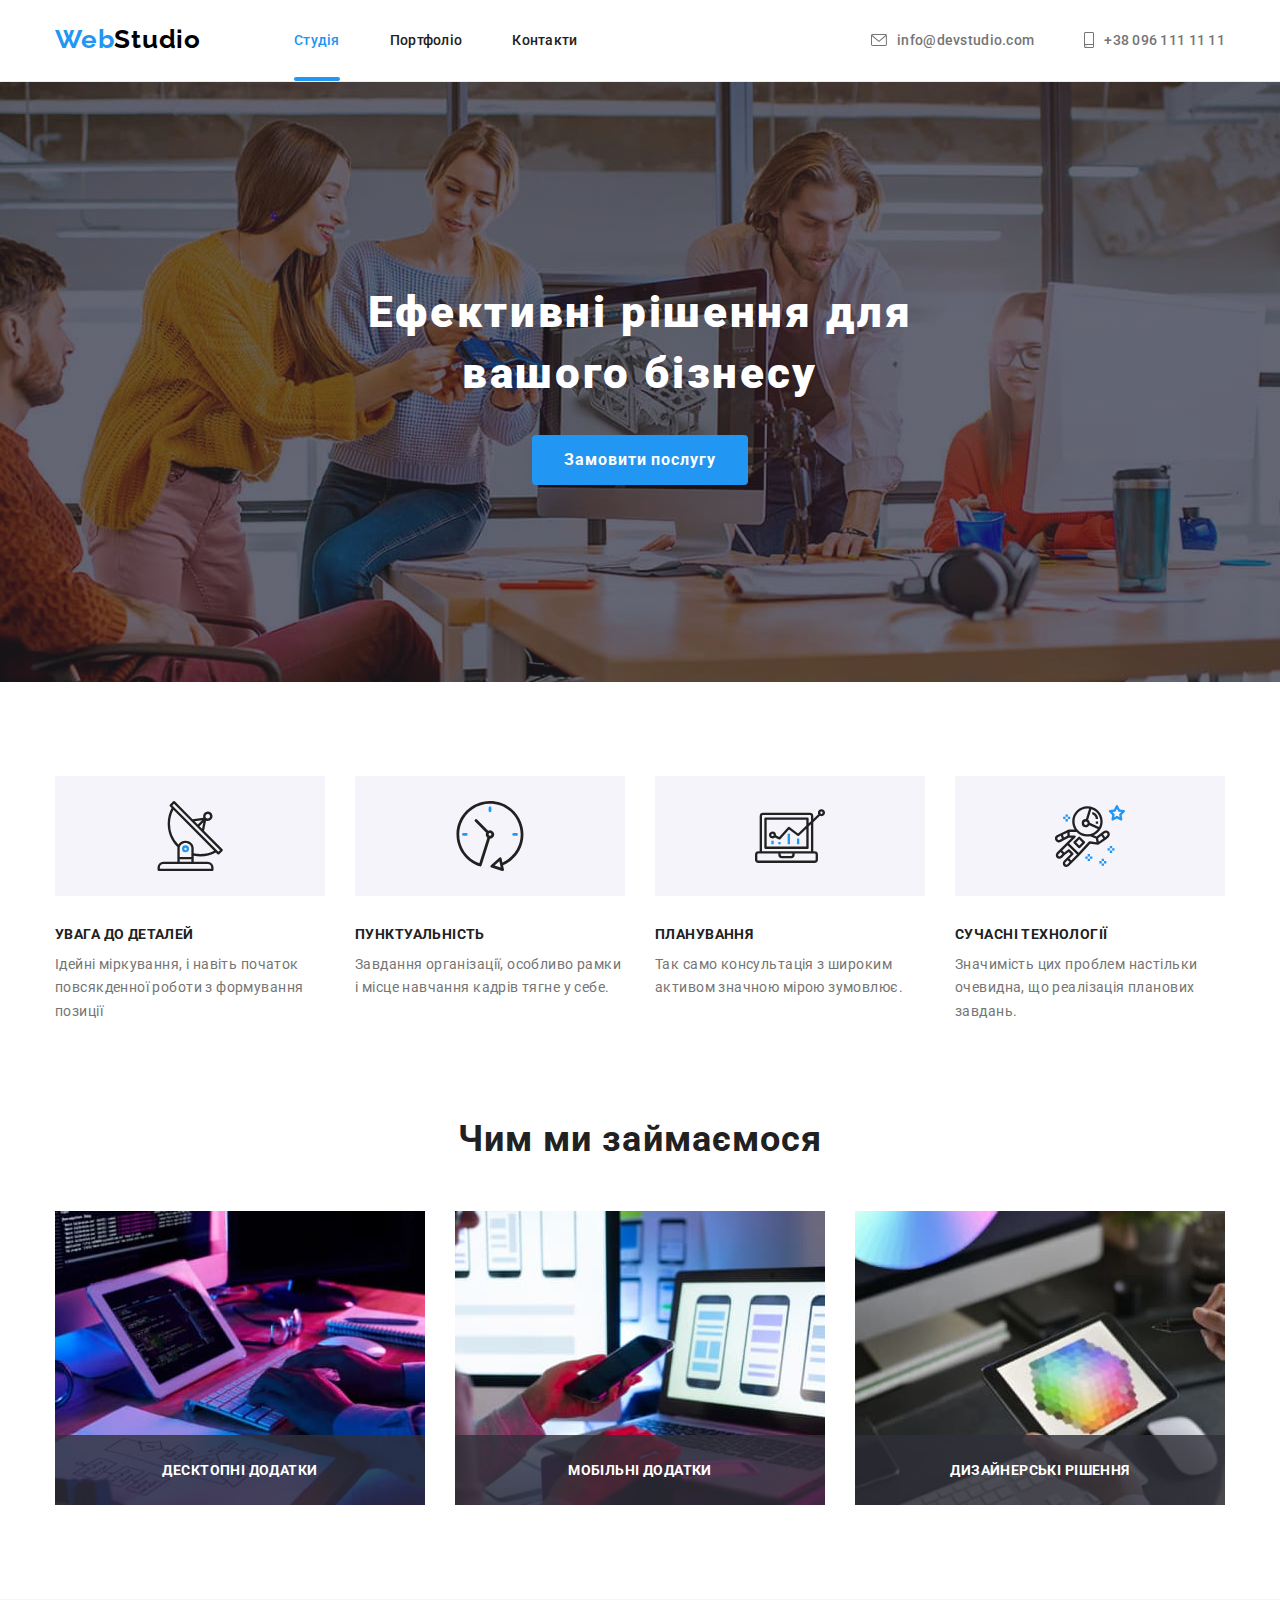
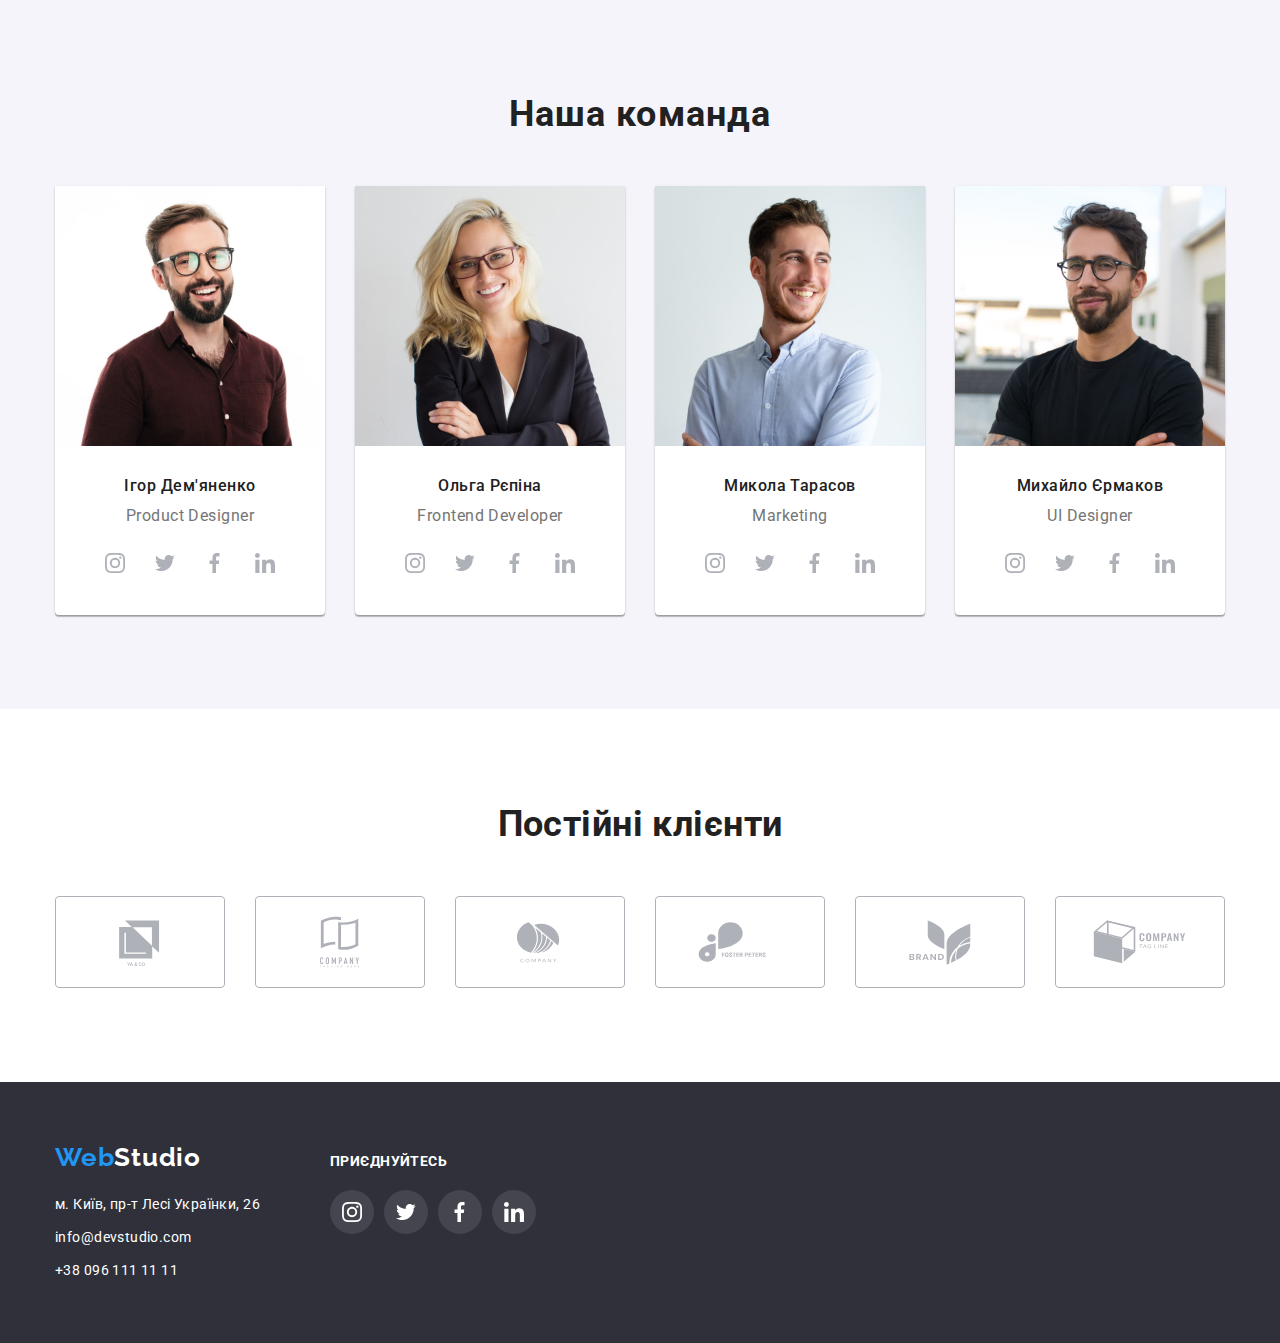
<file: index.html>
<!DOCTYPE html>
<html lang="uk">
  <head>
    <meta charset="UTF-8" />
    <meta http-equiv="X-UA-Compatible" content="IE=edge" />

    <meta name="viewport" content="width=device-width, initial-scale=1.0" />
    
    <link
      rel="stylesheet"
      href="https://fonts.googleapis.com/css2?family=Raleway:wght@700&family=Roboto:wght@400;500;700;900&display=swap"
    />
    <link rel="stylesheet" href="https://cdnjs.cloudflare.com/ajax/libs/modern-normalize/1.1.0/modern-normalize.min.css">
    <link rel="stylesheet" href="./styles/styles.css" />
    <title>Document</title>
  </head>

  <body class="studio-main">
<!-- HEADER -->


    <header class="page-header">
      <div class="container">
        <div class="flex-header">
          <a href="" class="logo link">
        <span class="web-logo">Web</span>Studio</a
           >
          <nav >
          

          <ul class="site-nav list site-nav-flex">
            <li class="site-nav-item">
              <a href="./index.html" class="link current">Студія</a>
            </li>

            <li class="site-nav-item">
              <a href="./portfolio.html" class="link ">Портфоліо</a>
            </li>

            <li class="site-nav-item">
              <a href="" class="link">Контакти</a>
            </li>
          </ul>
        </nav>

        <ul class="contact list contact-flex">
          <li class="contact-item">
            <a href="mailto:info@devstudio.com" class="contact-link link"
              >  <svg class="envelope" width="16" height="12"><use href="./images/images-studio/sprite.svg#icon-envelope">
              </use></svg>  info@devstudio.com</a
            >
          </li>



          <li class="contact-item ">
            <a href="tel:380961111111" class="contact-link link">
              <svg class="smartphone" width="10" height="16"><use href="./images/images-studio/sprite.svg#icon-smartphone">
              </use></svg>
               
              +38 096 111 11 11</a>
          </li>
        </ul>
      </div>
      </div>
     
      
    </header>


<!-- HERO SECTION -->


    <main>

      <section class="hero">
        <div class="hero-flex container">
          <h1 class="hero-title">Ефективні рішення для <br> вашого бізнесу</h1>

          <button type="button" class="hero-button" data-modal-open>Замовити послугу</button>
        </div>
          
       
        
      </section>


<!-- FEATURES -->

      <section class="features section">
        <div class="container">
          <h2 class="visually-hidden">Чому ми?</h2>

          <ul class=" features-list list">
            <li class="features-item">
              <div class="features-icon antenna">
                <svg class="antenna">
                  <use href="./images/images-studio/sprite.svg#icon-antenna"></use>
                </svg>
              </div>
              
              <h3 class="features-title">УВАГА ДО ДЕТАЛЕЙ</h3>
  
              <p class="features-text">
                Ідейні міркування, і навіть початок повсякденної роботи з
                формування позиції
              </p>
            </li>
  
            <li class="features-item">
              <div class="features-icon clock">
                <svg class="clock">
                  <use href="./images/images-studio/sprite.svg#icon-clock"></use>
                </svg>
              </div>
              <h3 class="features-title">ПУНКТУАЛЬНІСТЬ</h3>
  
              <p class="features-text">
                Завдання організації, особливо рамки і місце навчання кадрів тягне
                у себе.
              </p>
            </li>
  
            <li class="features-item">
              <div class="features-icon computer">
                <svg class="computer">
                  <use href="./images/images-studio/sprite.svg#icon-computer"></use>
                </svg>
              </div>
              <h3 class="features-title">ПЛАНУВАННЯ</h3>
  
              <p class="features-text">
                Так само консультація з широким активом значною мірою зумовлює.
              </p>
            </li>
  
            <li class="features-item">
              <div class="features-icon astronaut">
                <svg class="astronaut">
                  <use href="./images/images-studio/sprite.svg#icon-astronaut"></use>
                </svg>
              </div>
              <h3 class="features-title">СУЧАСНІ ТЕХНОЛОГІЇ</h3>
  
              <p class="features-text">
                Значимість цих проблем настільки очевидна, що реалізація планових
                завдань.
              </p>
            </li>
          </ul>
        </div>
       
      </section>

      <!-- WORK -->

      <section class="work section">
        <div class="container">
          <h2 class="work-title">Чим ми займаємося</h2>

        <ul class="work-list list">
          <li class="work-item">
            <div class="item-position">
              <img
              src="./images/images-studio/box1.jpg"
              alt="Людина, що працює на планшеті"
              width="370"
            />
           <span class="work-desc">Десктопні додатки</span>
            </div>
            
          </li>

          <li class="work-item">
            <div class="item-position">
              <img
              src="./images/images-studio/box2.jpg"
              alt="Людина, яка тримає телефон перед ноутбуком"
              width="370"
            />
            <span class="work-desc">Мобільні додатки</span>
            </div>
            
          </li>

          <li class="work-item">
            <div class="item-position">
              <img
              src="./images/images-studio/box3.jpg"
              alt="Людина, яка тримає планшет з палітрою"
              width="370"
            />
            <span class="work-desc">Дизайнерські рішення</span>
            </div>
          </li>
        </ul>
      </section>

        </div>


        <!-- TEAM -->
      <section class="team section">
<div class="container">
  <h2 class="team-title">Наша команда</h2>

        <ul class=" team-list list">
          <li class="team-item">
            <img
              src="./images/images-studio/img1.jpg"
              alt="Фото члена команди"
              width="270"
            />
<div class="team-text">
  <h3 class="team-member">Ігор Дем'яненко</h3>

  <p class="team-job">Product Designer</p>
  <ul class="list socialmedia-list">
    <li><a href="" class="socialmedia-link"><svg class="icon">
      <use href="./images/images-studio/sprite.svg#icon-instagram"></use>
    </svg>
    </a></li>
    <li><a href="" class="socialmedia-link"><svg class="icon">
      <use href="./images/images-studio/sprite.svg#icon-twitter"></use>
    </svg>
    </a></li>
    <li><a href="" class="socialmedia-link"><svg class="icon">
      <use href="./images/images-studio/sprite.svg#icon-facebook"></use>
    </svg>
    </a></li>
    <li><a href="" class="socialmedia-link"><svg class="icon">
      <use href="./images/images-studio/sprite.svg#icon-linkedin"></use>
    </svg>
    </a></li>
  </ul>
</div>
       
          </li>

          <li class="team-item">
            <img
              src="./images/images-studio/img2.jpg"
              alt="Фото члена команди"
              width="270"
            />
<div class="team-text">
  <h3 class="team-member">Ольга Рєпіна</h3>

  <p class="team-job">Frontend Developer</p>
  <ul class="list socialmedia-list">
    <li><a href="" class="socialmedia-link"><svg class="icon">
      <use href="./images/images-studio/sprite.svg#icon-instagram"></use>
    </svg>
    </a></li>
    <li><a href="" class="socialmedia-link"><svg class="icon">
      <use href="./images/images-studio/sprite.svg#icon-twitter"></use>
    </svg>
    </a></li>
    <li><a href="" class="socialmedia-link"><svg class="icon">
      <use href="./images/images-studio/sprite.svg#icon-facebook"></use>
    </svg>
    </a></li>
    <li><a href="" class="socialmedia-link"><svg class="icon">
      <use href="./images/images-studio/sprite.svg#icon-linkedin"></use>
    </svg>
    </a></li>
  </ul>
</div>
      
          </li>

          <li class="team-item">
            <img
              src="./images/images-studio/img3.jpg"
              alt="Фото члена команди"
              width="270"
            />
<div class="team-text">
  <h3 class="team-member">Микола Тарасов</h3>

  <p class="team-job">Marketing</p>
  <ul class="list socialmedia-list">
    <li><a href="" class="socialmedia-link"><svg class="icon">
      <use href="./images/images-studio/sprite.svg#icon-instagram"></use>
    </svg>
    </a></li>
    <li><a href="" class="socialmedia-link"><svg class="icon">
      <use href="./images/images-studio/sprite.svg#icon-twitter"></use>
    </svg>
    </a></li>
    <li><a href="" class="socialmedia-link"><svg class="icon">
      <use href="./images/images-studio/sprite.svg#icon-facebook"></use>
    </svg>
    </a></li>
    <li><a href="" class="socialmedia-link"><svg class="icon">
      <use href="./images/images-studio/sprite.svg#icon-linkedin"></use>
    </svg>
    </a></li>
  </ul> 
</div>

          </li>

          <li class="team-item">
            <img
              src="./images/images-studio/img4.jpg"
              alt="Фото члена команди"
              width="270"
            />
<div class="team-text">
  <h3 class="team-member">Михайло Єрмаков</h3>

  <p class="team-job">UI Designer</p>
  <ul class="list socialmedia-list">
    <li><a href="" class="socialmedia-link"><svg class="icon">
      <use href="./images/images-studio/sprite.svg#icon-instagram"></use>
    </svg>
    </a></li>
    <li><a href="" class="socialmedia-link"><svg class="icon">
      <use href="./images/images-studio/sprite.svg#icon-twitter"></use>
    </svg>
    </a></li>
    <li><a href="" class="socialmedia-link"><svg class="icon">
      <use href="./images/images-studio/sprite.svg#icon-facebook"></use>
    </svg>
    </a></li>
    <li><a href="" class="socialmedia-link"><svg class="icon">
      <use href="./images/images-studio/sprite.svg#icon-linkedin"></use>
    </svg>
    </a></li>
  </ul> 
</div>
  <!-- SVG SOCIAL MEDIA -->



        
          </li>
        </ul>
</div>

        
      </section>
    </main>


<!-- OUR CLIENTS -->
<section class="clients section">
  <div class="container">
    <h2 class="clients-title">Постійні клієнти</h2>
  <ul class="clients-list list">
    <li class="clients-item client-one">
      <a href="" class="client-link">
        <svg  class="clients-icon" width="106" height="60"><use href="./images/images-studio/sprite.svg#icon-client-one">

        </use></svg>
      </a>
      
    </li>
    <li class="clients-item client-two">
      <a href="" class="client-link">
        <svg class="clients-icon " width="106" height="60"><use href="./images/images-studio/sprite.svg#icon-client-two">

        </use></svg>
      </a>
      </li>
    <li class="clients-item client-three"> 
      <a href="" class="client-link">
        <svg class="clients-icon" width="106" height="60"><use href="./images/images-studio/sprite.svg#icon-client-three">

        </use></svg>
      </a>
     </li>
    <li class="clients-item client-four"> 
      <a href="" class="client-link">
        <svg class="clients-icon " width="106" height="60"><use href="./images/images-studio/sprite.svg#icon-client-four">

        </use></svg>
      </a>
      </li>
    <li class="clients-item client-five"> 
      <a href="" class="client-link">
        <svg  class="clients-icon" width="106" height="60"><use href="./images/images-studio/sprite.svg#icon-client-five">

        </use></svg>
      </a>
      </li>
    <li class="clients-item client-six"> 
      <a href="" class="client-link">
        <svg class="clients-icon" width="106" height="60"><use href="./images/images-studio/sprite.svg#icon-client-six">

        </use></svg>
      </a>
     </li>
  </ul>
  </div>
</section>



<!-- FOOTER -->


    <footer class="footer ">
      <div class="container footer-flex">

        <div class="adress-flex">
          <a href="" class="footer-logo link">
            <span class="web-logo">Web</span>Studio</a
          >
    
          <address>
            <ul class="address list">
              <li class="address-item">
                <a href="" class="address-street link">
                  м. Київ, пр-т Лесі Українки, 26</a
                >
              </li >
              <li class="address-item">
                <a href="mailto:info@devstudio.com" class="address-contact link"
                  >info@devstudio.com</a
                >
              </li>
              <li>
                <a href="tel:380961111111" class="address-contact link"
                  >+38 096 111 11 11</a
                >
              </li>
            </ul>
          </address>
        </div>

        
<div class="social-flex">
  <p class="join-title">
    приєднуйтесь
  </p>
  <ul class="join-social list">
    <li class="footer-icon-item"><a href="" class="footer-icon-link">
      <svg class="social-footer "> <use href="./images/images-studio/sprite.svg#icon-instagram">

      </use></svg>
    </a></li>
    <li class="footer-icon-item"><a href="" class="footer-icon-link">
      <svg class="social-footer "> <use href="./images/images-studio/sprite.svg#icon-twitter">

      </use></svg>
    </a></li>
    <li class="footer-icon-item"><a href="" class="footer-icon-link">
      <svg class="social-footer "> <use href="./images/images-studio/sprite.svg#icon-facebook">

      </use></svg>
    </a></li>
    <li class="footer-icon-item"><a href="" class="footer-icon-link">
      <svg class="social-footer "> <use href="./images/images-studio/sprite.svg#icon-linkedin">

      </use></svg>
    </a></li>
  </ul>
</div>
          
        
      </div>
     
    </footer>


<div class="backdrop is-hidden" data-modal>
  <div class="modal">
    <button type="button" class="modal-btn" data-modal-close>
      <svg  class="close-modal" width="18" height="18">
        <use href="./images/images-studio/sprite.svg#icon-close-black"></use>
      </svg>
    
    </button>
  </div>
</div>


    <script src="./js/modal.js"></script>
  </body>
</html>
</file>
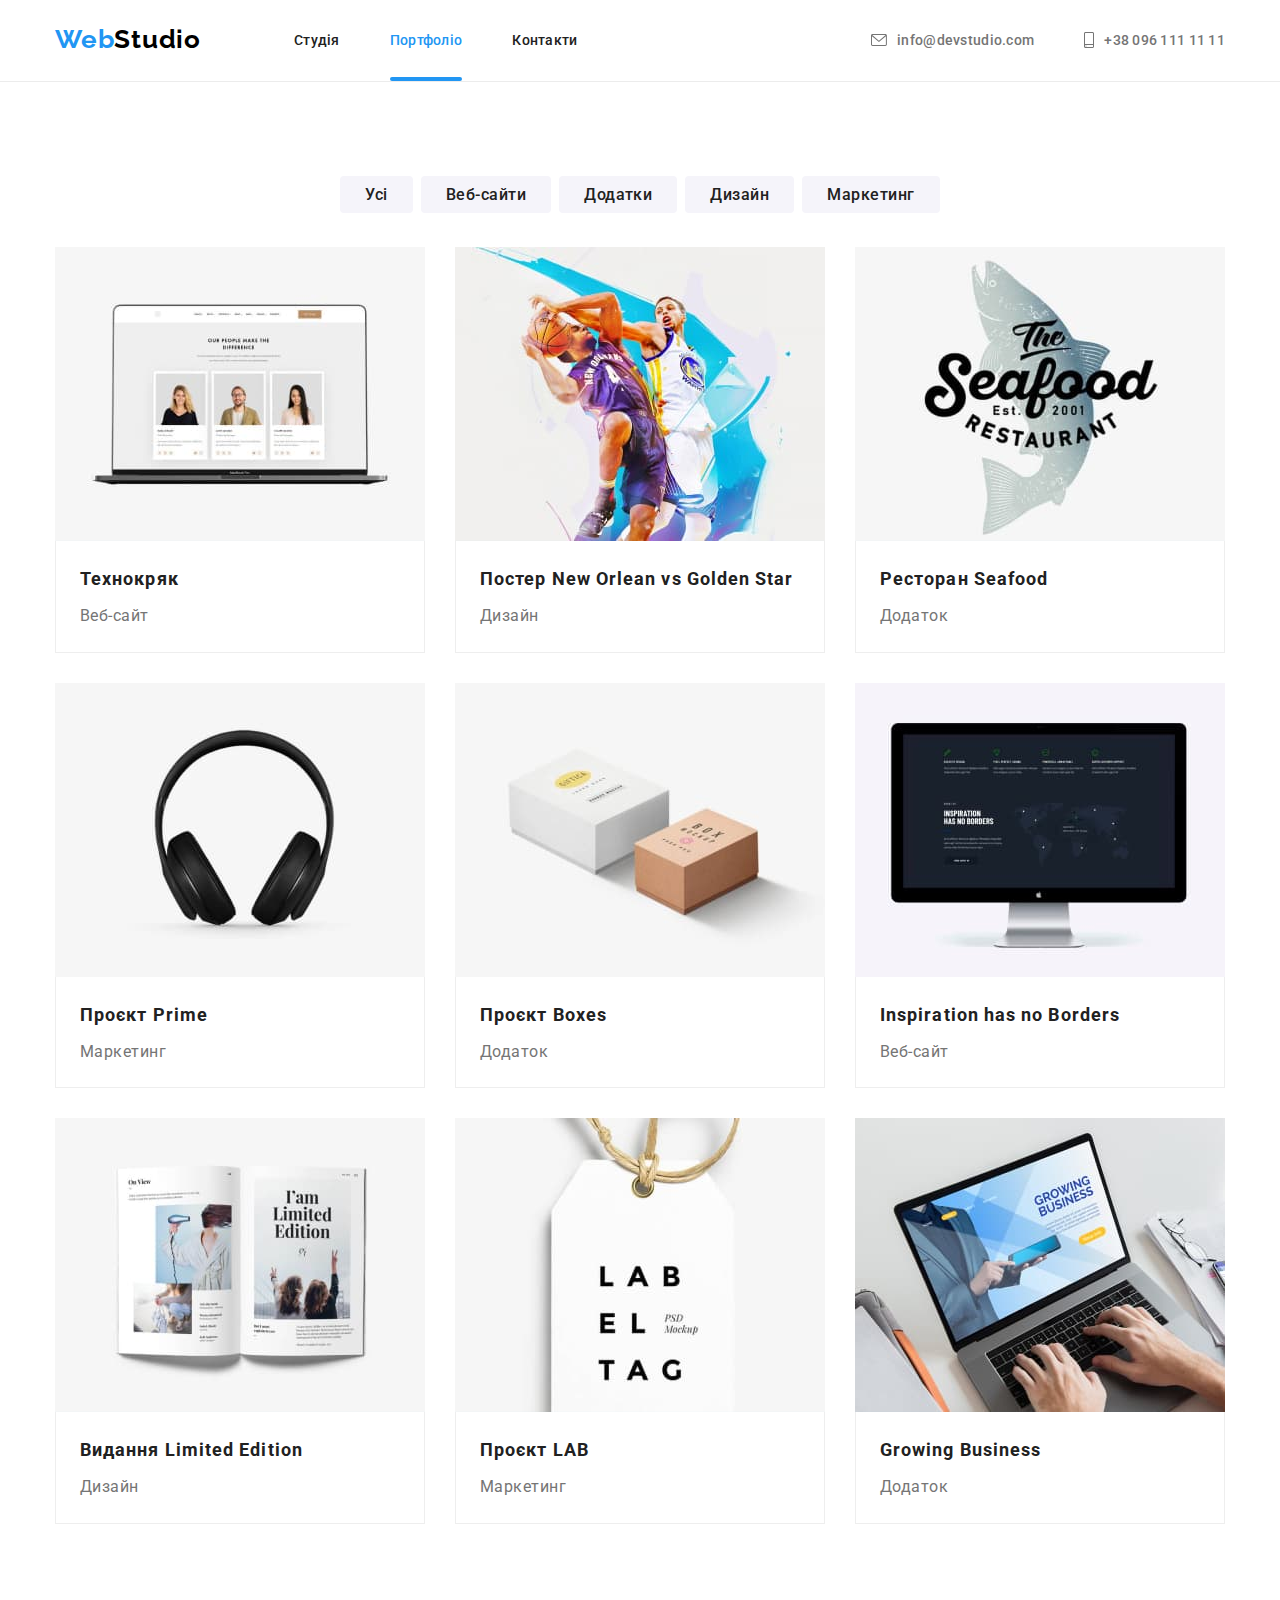
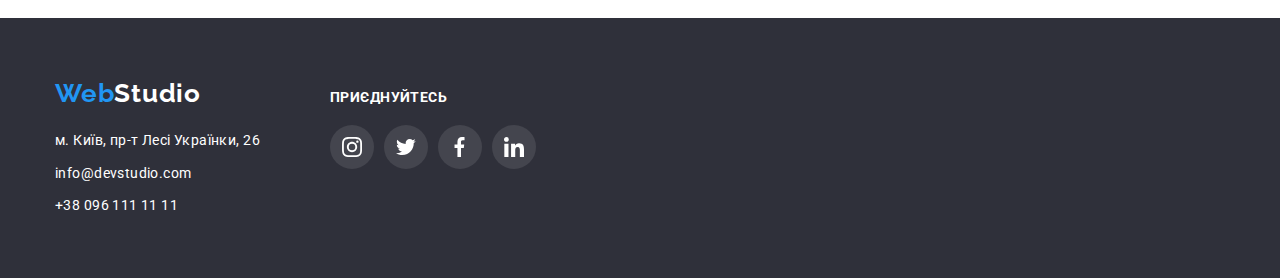
<file: portfolio.html>
<!DOCTYPE html>
<html lang="uk">
  <head>
    <meta charset="UTF-8" />
    <meta http-equiv="X-UA-Compatible" content="IE=edge" />

    <meta name="viewport" content="width=device-width, initial-scale=1.0" />
    <link
      rel="stylesheet"
      href="https://fonts.googleapis.com/css2?family=Raleway:wght@700&family=Roboto:wght@400;500;700;900&display=swap"
    />
    <link
      rel="stylesheet"
      href="https://cdnjs.cloudflare.com/ajax/libs/modern-normalize/1.1.0/modern-normalize.min.css"
    />

    <link rel="stylesheet" href="./styles/styles.css" />

    <title>Document</title>
  </head>
  <body class="portfolio-main">
    <!-- HEADER -->
    <header class="page-header">
      <div class="container">
        <div class="flex-header">
          <a href="" class="logo link">
            <span class="web-logo">Web</span>Studio</a
          >
          <nav>
            <ul class="site-nav list site-nav-flex">
              <li class="site-nav-item">
                <a href="./index.html" class="link">Студія</a>
              </li>

              <li class="site-nav-item">
                <a href="./portfolio.html" class="link current">Портфоліо</a>
              </li>

              <li class="site-nav-item">
                <a href="" class="link">Контакти</a>
              </li>
            </ul>
          </nav>

          <ul class="contact list contact-flex">
            <li class="contact-item">
              <a href="mailto:info@devstudio.com" class="contact-link link">
                <svg class="envelope" width="16" height="12">
                  <use
                    href="./images/images-studio/sprite.svg#icon-envelope"
                  ></use>
                </svg>
                info@devstudio.com</a
              >
            </li>

            <li class="contact-item">
              <a href="tel:380961111111" class="contact-link link">
                <svg class="smartphone" width="10" height="16">
                  <use
                    href="./images/images-studio/sprite.svg#icon-smartphone"
                  ></use>
                </svg>

                +38 096 111 11 11</a
              >
            </li>
          </ul>
        </div>
      </div>
    </header>
    <main>
      <!-- PARTFOLIO NAVIGATION -->

      <section class="portfolio-navigation section">
        <div class="container">
          <h1 class="portfolio-main-title visually-hidden">Portfolio</h1>
          <!-- Potfolio nav -->
          <ul class="nav list">
            <li class="nav-item">
              <button type="button" class="nav-button">Усі</button>
            </li>
            <li class="nav-item">
              <button type="button" class="nav-button">Веб-сайти</button>
            </li>
            <li class="nav-item">
              <button type="button" class="nav-button">Додатки</button>
            </li>
            <li class="nav-item">
              <button type="button" class="nav-button">Дизайн</button>
            </li>
            <li class="nav-item">
              <button type="button" class="nav-button">Маркетинг</button>
            </li>
          </ul>
        </div>

        <!-- PHOTO GALLERY -->

        <div class="container">
          <ul class="portfolio list">
            <li class="portfolio-item">
              <a href="" class="link portfolio-img">
                <div class="portfolio-position">
                  <img
                    src="./images/images-portfolio/port1.jpg"
                    alt="Ноутбук"
                    width="370"
                  />
                  <div class="portfolio-overlay">
                    <p class="overlay-text">
                      Ресурс пропонує комплексні пропозиції з різним рівнем
                      функціоналу та сервісів. Все це дозволить відвідувачу
                      отримати вичерпні відомості про компанію чи приватну
                      особу.
                    </p>
                  </div>
                </div>

                <div class="portfolio-desc">
                  <h2 class="portfolio-title">Технокряк</h2>
                  <p class="portfolio-text">Веб-сайт</p>
                </div>
              </a>
            </li>

            <li class="portfolio-item">
              <a href="" class="link portfolio-img">
                <div class="portfolio-position">
                  <img
                    src="./images/images-portfolio/port2.jpg"
                    alt=" Два спортсмена"
                    width="370"
                  />

                  <div class="portfolio-overlay">
                    <p class="overlay-text">
                      Ресурс пропонує комплексні пропозиції з різним рівнем
                      функціоналу та сервісів. Все це дозволить відвідувачу
                      отримати вичерпні відомості про компанію чи приватну
                      особу.
                    </p>
                  </div>
                </div>
                <div class="portfolio-desc">
                  <h2 class="portfolio-title">
                    Постер New Orlean vs Golden Star
                  </h2>
                  <p class="portfolio-text">Дизайн</p>
                </div>
              </a>
            </li>

            <li class="portfolio-item">
              <a href="" class="link portfolio-img">
                <div class="portfolio-position">
                  <img
                    src="./images/images-portfolio/port3.jpg"
                    alt="Лого ресторану з рибою"
                    width="370"
                  />

                  <div class="portfolio-overlay">
                    <p class="overlay-text">
                      Ресурс пропонує комплексні пропозиції з різним рівнем
                      функціоналу та сервісів. Все це дозволить відвідувачу
                      отримати вичерпні відомості про компанію чи приватну
                      особу.
                    </p>
                  </div>
                </div>
                <div class="portfolio-desc">
                  <h2 class="portfolio-title">Ресторан Seafood</h2>
                  <p class="portfolio-text">Додаток</p>
                </div>
              </a>
            </li>

            <li class="portfolio-item">
              <a href="" class="link portfolio-img">
                <div class="portfolio-position">
                  <img
                    src="./images/images-portfolio/port4.jpg"
                    alt="Навушники"
                    width="370"
                  />

                  <div class="portfolio-overlay">
                    <p class="overlay-text">
                      Ресурс пропонує комплексні пропозиції з різним рівнем
                      функціоналу та сервісів. Все це дозволить відвідувачу
                      отримати вичерпні відомості про компанію чи приватну
                      особу.
                    </p>
                  </div>
                </div>

                <div class="portfolio-desc">
                  <h2 class="portfolio-title">Проєкт Prime</h2>
                  <p class="portfolio-text">Маркетинг</p>
                </div>
              </a>
            </li>

            <li class="portfolio-item">
              <a href="" class="link portfolio-img">
                <div class="portfolio-position">
                  <img
                    src="./images/images-portfolio/port5.jpg"
                    alt="Пакувальні коробки"
                    width="370"
                  />

                  <div class="portfolio-overlay">
                    <p class="overlay-text">
                      Ресурс пропонує комплексні пропозиції з різним рівнем
                      функціоналу та сервісів. Все це дозволить відвідувачу
                      отримати вичерпні відомості про компанію чи приватну
                      особу.
                    </p>
                  </div>
                </div>
                <div class="portfolio-desc">
                  <h2 class="portfolio-title">Проєкт Boxes</h2>
                  <p class="portfolio-text">Додаток</p>
                </div>
              </a>
            </li>
            <li class="portfolio-item">
              <a href="" class="link portfolio-img">
                <div class="portfolio-position">
                  <img
                    src="./images/images-portfolio/port6.jpg"
                    alt="Монітор"
                    width="370"
                  />
                  <div class="portfolio-overlay">
                    <p class="overlay-text">
                      Ресурс пропонує комплексні пропозиції з різним рівнем
                      функціоналу та сервісів. Все це дозволить відвідувачу
                      отримати вичерпні відомості про компанію чи приватну
                      особу.
                    </p>
                  </div>
                </div>
                <div class="portfolio-desc">
                  <h2 class="portfolio-title">Inspiration has no Borders</h2>
                  <p class="portfolio-text">Веб-сайт</p>
                </div>
              </a>
            </li>

            <li class="portfolio-item">
              <a href="" class="link portfolio-img">
                <div class="portfolio-position">
                  <img
                    src="./images/images-portfolio/port7.jpg"
                    alt="Журнал"
                    width="370"
                  />

                  <div class="portfolio-overlay">
                    <p class="overlay-text">
                      Ресурс пропонує комплексні пропозиції з різним рівнем
                      функціоналу та сервісів. Все це дозволить відвідувачу
                      отримати вичерпні відомості про компанію чи приватну
                      особу.
                    </p>
                  </div>
                </div>
                <div class="portfolio-desc">
                  <h2 class="portfolio-title">Видання Limited Edition</h2>
                  <p class="portfolio-text">Дизайн</p>
                </div>
              </a>
            </li>
            <li class="portfolio-item">
              <a href="" class="link portfolio-img">
                <div class="portfolio-position">
                  <img
                    src="./images/images-portfolio/port8.jpg"
                    alt="Тег"
                    width="370"
                  />
                  <div class="portfolio-overlay">
                    <p class="overlay-text">
                      Ресурс пропонує комплексні пропозиції з різним рівнем
                      функціоналу та сервісів. Все це дозволить відвідувачу
                      отримати вичерпні відомості про компанію чи приватну
                      особу.
                    </p>
                  </div>
                </div>
                <div class="portfolio-desc">
                  <h2 class="portfolio-title">Проєкт LAB</h2>
                  <p class="portfolio-text">Маркетинг</p>
                </div>
              </a>
            </li>
            <li class="portfolio-item">
              <a href="" class="link portfolio-img">
                <div class="portfolio-position">
                  <img
                    src="./images/images-portfolio/port9.jpg"
                    alt="Ноутбук"
                    width="370"
                  />
                  <div class="portfolio-overlay">
                    <p class="overlay-text">
                      Ресурс пропонує комплексні пропозиції з різним рівнем
                      функціоналу та сервісів. Все це дозволить відвідувачу
                      отримати вичерпні відомості про компанію чи приватну
                      особу.
                    </p>
                  </div>
                </div>
                <div class="portfolio-desc">
                  <h2 class="portfolio-title">Growing Business</h2>
                  <p class="portfolio-text">Додаток</p>
                </div>
              </a>
            </li>
          </ul>
        </div>
        <!-- Photos for portfolio -->
      </section>
    </main>

    <!-- Footer -->

    <footer class="footer">
      <div class="container footer-flex">
        <div class="adress-flex">
          <a href="" class="footer-logo link">
            <span class="web-logo">Web</span>Studio</a
          >

          <address>
            <ul class="address list">
              <li class="address-item">
                <a href="" class="address-street link">
                  м. Київ, пр-т Лесі Українки, 26</a
                >
              </li>
              <li class="address-item">
                <a href="mailto:info@devstudio.com" class="address-contact link"
                  >info@devstudio.com</a
                >
              </li>
              <li>
                <a href="tel:380961111111" class="address-contact link"
                  >+38 096 111 11 11</a
                >
              </li>
            </ul>
          </address>
        </div>

        <div class="social-flex">
          <p class="join-title">приєднуйтесь</p>
          <ul class="join-social list">
            <li class="footer-icon-item">
              <a href="" class="footer-icon-link">
                <svg class="social-footer">
                  <use
                    href="./images/images-studio/sprite.svg#icon-instagram"
                  ></use>
                </svg>
              </a>
            </li>
            <li class="footer-icon-item">
              <a href="" class="footer-icon-link">
                <svg class="social-footer">
                  <use
                    href="./images/images-studio/sprite.svg#icon-twitter"
                  ></use>
                </svg>
              </a>
            </li>
            <li class="footer-icon-item">
              <a href="" class="footer-icon-link">
                <svg class="social-footer">
                  <use
                    href="./images/images-studio/sprite.svg#icon-facebook"
                  ></use>
                </svg>
              </a>
            </li>
            <li class="footer-icon-item">
              <a href="" class="footer-icon-link">
                <svg class="social-footer">
                  <use
                    href="./images/images-studio/sprite.svg#icon-linkedin"
                  ></use>
                </svg>
              </a>
            </li>
          </ul>
        </div>
      </div>
    </footer>
  </body>
</html>
</file>
<file: styles/styles.css>
/* Palitra
#212121 - secondary-text-color
#757575 - main-text-color
#F5F5F5 - background-color
#2196F3 - accent-color
#FFFFFF - white-color
#F5F4FA - background-color
#F5F5F5 - background-color
#2F303A - footer
#EEEEEE - gallery background */

:root {
  --accent-color: #2196f3;
  --title-text-color: #212121;
  --main-text-color: #757575;
  --white-color: #ffffff;
  --button-color: #f5f4fa;
  --time-function: cubic-bezier(0.4, 0, 0.2, 1);
}

/* Studio css */

body {
  background-color: var(--white-color);
  color: var(--main-text-color);
  font-family: Roboto, sans-serif;
  font-size: 14px;
  letter-spacing: 0.03em;
}
h1,
h2,
h3,
h4,
h5,
h6,
p,
ul {
  margin-top: 0;
  margin-bottom: 0;
}
ul {
  padding-left: 0;
  padding-right: 0;
}
.section {
  padding-top: 94px;
  padding-bottom: 94px;
}
.link {
  text-decoration: none;
}

.logo {
  color: #000000;
  font-family: Raleway, sans-serif;
  font-size: 26px;
  font-weight: 700;
  line-height: 1.2;
  letter-spacing: 0.03em;
  margin-right: 93px;
  padding-top: 24px;
  padding-bottom: 25px;
}
.web-logo {
  color: var(--accent-color);
}

/* Styles for header */

.list {
  list-style: none;
}

/* SITE NAV // HEADER */
header {
  border-bottom: 1px solid #ececec;
}
.container {
  margin-left: auto;
  margin-right: auto;
  width: 1200px;
  padding-left: 15px;
  padding-right: 15px;
}

.flex-header {
  display: flex;
  /*  justify-content: center;  */
  align-items: center;
}

.site-nav-flex {
  display: flex;
}

.site-nav-item {
  margin-right: 50px;
}
.site-nav-item:last-child {
  margin-right: 0;
}
.site-nav .link {
  color: var(--title-text-color);
  font-weight: 500;
  line-height: 1.2;
  letter-spacing: 0.02em;
  padding-top: 32px;
  padding-bottom: 32px;
  display: inline-block;
  position: relative;

  transition: color 250ms var(--time-function);
}

.site-nav .link:hover,
.site-nav .link:focus {
  color: var(--accent-color);
}
.site-nav .link.current {
  color: var(--accent-color);
}

.site-nav .link.current::after {
  content: "";
  display: inline-block;
  position: absolute;
  left: 0;
  bottom: 0;
  height: 4px;
  width: 100%;
  border-radius: 2px;
  background-color: var(--accent-color);
}

.contact-flex {
  display: flex;

  margin-left: auto;
}

.contact-item {
  align-items: center;
}

.contact-item:first-child {
  margin-right: 50px;
}
.contact-link {
  color: var(--main-text-color);
  font-weight: 500;
  line-height: 1.2;
  letter-spacing: 0.02em;
  padding-top: 32px;
  padding-bottom: 32px;
  display: flex;
  align-items: center;
  transition: color 250ms var(--time-function);
}

.smartphone,
.envelope {
  margin-right: 10px;
  fill: #757575;
}

/* styles for headers contacts */
.contact-link:hover,
.contact-link:focus {
  color: var(--accent-color);
}

.contact-link:hover .envelope,
.contact-link:focus .envelope {
  fill: var(--accent-color);
}

.contact-link:hover .smartphone,
.contact-link:focus .smartphone {
  fill: var(--accent-color);
}

/* HERO */

.hero {
  background-color: #2f303a;
  padding-top: 200px;
  padding-bottom: 200px;
  height: 600px;
  max-width: 1600px;
  margin-left: auto;
  margin-right: auto;
  background-image: linear-gradient(
      rgba(47, 48, 58, 0.4),
      rgba(47, 48, 58, 0.4)
    ),
    url(../images/images-studio/overlay.jpg);
  background-position: center;
  background-repeat: no-repeat;
  background-size: cover;
}

.hero-title {
  color: var(--white-color);
  font-family: Roboto, sans-serif;
  font-size: 44px;
  font-weight: 900;
  line-height: 1.4;
  letter-spacing: 0.06em;
  margin-bottom: 30px;
}

.hero-button {
  color: var(--white-color);
  background-color: var(--accent-color);
  font-family: inherit;
  font-size: 16px;
  font-weight: 700;
  line-height: 1.9;
  letter-spacing: 0.06em;
  text-align: center;
  border: none;
  border-radius: 4px;
  cursor: pointer;
  display: inline-block;
  margin-right: auto;
  margin-left: auto;
  min-width: 216px;
  height: 50px;

  transition: background-color 250ms var(--time-function);
}

.hero-button:hover,
.hero-button:focus {
  background-color: #188ce8;
}

.hero > .container {
  text-align: center;
}

.hero-flex {
  display: flex;
  flex-direction: column;
}

/* Section features */

.features {
  padding-bottom: 0px;
}

.features-list {
  display: flex;
}
.features-item {
  margin-right: 30px;
  flex-basis: 270px;
}
.features-item:last-child {
  margin-right: 0;
}

.visually-hidden {
  position: absolute;
  width: 1px;
  height: 1px;
  margin: -1px;
  border: 0;
  padding: 0;
  clip: rect(0 0 0 0);
  overflow: hidden;
}

.features-title {
  color: var(--title-text-color);
  font-weight: 700;
  line-height: 1.2;
  letter-spacing: 0.03em;
  text-align: left;
  margin-bottom: 10px;
  font-size: 14px;
}

.features-text {
  color: var(--main-text-color);
  line-height: 1.7;
  letter-spacing: 0.03em;
  text-align: left;
}

/* FEATURES ICONS */

.antenna,
.clock,
.computer,
.astronaut {
  width: 70px;
  height: 70px;
}

.features-icon {
  display: flex;
  justify-content: center;
  align-items: center;
  background-color: #f5f4fa;
  margin-bottom: 30px;

  height: 120px;
  width: 270px;
}

/* WORK SECTION */

.work-list {
  display: flex;
}
.work-item {
  margin-right: 30px;
  flex-basis: 370px;
}
.work-item:last-child {
  margin-right: 0;
}

.work-title {
  color: var(--title-text-color);
  font-family: Roboto, sans-serif;
  font-size: 36px;
  font-weight: 700;
  line-height: 1.2;
  letter-spacing: 0.03em;
  text-align: center;
  margin-bottom: 50px;
}
.work img {
  display: block;
}
.item-position {
  position: relative;
}

.work-desc {
  position: absolute;
  left: 0;
  bottom: 0;
  width: 370px;
  height: 70px;
  background-color: rgba(47, 48, 58, 0.8);
  display: inline-flex;
  justify-content: center;
  align-items: center;
  color: var(--white-color);

  font-weight: 700;
  font-size: 14px;
  line-height: calc(16 / 14);
  letter-spacing: 0.03em;
  text-transform: uppercase;
}
/* team sectioin  */

.team {
  background-color: #f5f4fa;

  text-align: center;
}
.team-list {
  display: flex;
}

.team-item {
  margin-right: 30px;
  background-color: #fff;
  box-shadow: 0px 1px 3px rgba(0, 0, 0, 0.12), 0px 1px 1px rgba(0, 0, 0, 0.14),
    0px 2px 1px rgba(0, 0, 0, 0.2);
  border-radius: 0px 0px 4px 4px;
}
.team-item:last-child {
  margin-right: 0;
  flex-basis: 270px;
}

.team-title {
  color: var(--title-text-color);
  font-family: Roboto, sans-serif;
  font-size: 36px;
  font-weight: 700;
  line-height: 1.2;
  letter-spacing: 0.03em;
  text-align: center;

  margin-bottom: 50px;
}
.team img {
  display: block;
}

.team-text {
  padding: 30px 32px;
}

.team-member {
  color: var(--title-text-color);
  font-family: Roboto, sans-serif;
  font-size: 16px;
  font-weight: 500;
  line-height: 1.2;
  letter-spacing: 0.03em;
  margin-bottom: 10px;
}
.team-job {
  color: var(--main-text-color);
  font-family: Roboto, sans-serif;
  font-size: 16px;
  line-height: 1.2;
  letter-spacing: 0.03em;
  margin-bottom: 16px;
}

/* TEAM ICONS SOCIAL MEDIA */

.socialmedia-list {
  display: flex;
  justify-content: space-evenly;
}

.socialmedia-link {
  display: flex;
  justify-content: center;
  align-items: center;
  width: 44px;
  height: 44px;
  color: #afb1b8;
  border-radius: 50%;
  transition: color 250ms var(--time-function),
    background-color 250ms var(--time-function),
    border-radius 250ms var(--time-function);
}
.icon {
  width: 20px;
  height: 20px;
  fill: currentColor;
}
.socialmedia-link:hover {
  color: var(--white-color);
  background-color: var(--accent-color);
  border-radius: 50%;
}

/* STYLES FOR CLIENTS SECTION */

.clients-title {
  font-weight: 700;
  color: #212121;
  text-align: center;
  font-size: 36px;
  line-height: 1.2;
  margin-bottom: 50px;
}

/* CLIENTS-ICONS */

.clients-list {
  display: flex;
}
.client-link {
  display: flex;
  justify-content: center;
  align-items: center;
  padding: 16px 32px;
}

.clients-item {
  border: 1px solid #afb1b8;
  border-radius: 4px;
  width: 170px;
  height: 92px;
  margin-right: 30px;
  transition: border 250ms var(--time-function);
}

.clients-item:last-child {
  margin-right: 0;
}

.clients-item:hover {
  border: 1px solid #2196f3;
}

.clients-icon {
  fill: #afb1b8;
  transition: fill 250ms var(--time-function);
}

.clients-item:hover .clients-icon {
  fill: #2196f3;
}

/* Styles for footer */
.footer-logo {
  color: var(--white-color);
  font-family: Raleway, sans-serif;
  font-size: 26px;
  font-weight: 700;
  line-height: 1.2;
  letter-spacing: 0.03em;
  margin-bottom: 20px;
  display: block;
}
.footer {
  background-color: #2f303a;
  padding-top: 60px;
  padding-bottom: 60px;
}
.address {
  line-height: 1.7;
  letter-spacing: 0.03em;
  font-style: normal;
}
.address-street {
  color: var(--white-color);
}
.address-contact {
  color: var(--white-color);
}
.address-contact:hover {
  color: var(--accent-color);
}
.address-item {
  margin-bottom: 9px;
}

.footer-flex {
  display: flex;
  align-items: baseline;
}

.join-title {
  font-weight: 700;
  font-size: 14px;
  line-height: 1.2;
  color: var(--white-color);
  text-transform: uppercase;
  margin-bottom: 20px;
}

.adress-flex {
  margin-right: 70px;
}

.join-social {
  display: flex;
}

.social-footer {
  width: 20px;
  height: 20px;
  fill: var(--white-color);
}

.footer-icon-link {
  display: flex;
  justify-content: center;
  align-items: center;
  background-color: #44454e;
  border-radius: 50px;
  width: 44px;
  height: 44px;
  margin-right: 10px;

  transition: background-color 250ms var(--time-function);
}
.footer-icon-link:hover {
  background-color: var(--accent-color);
}

.backdrop {
  position: fixed;
  background-color: rgba(0, 0, 0, 0.2);
  top: 0;
  left: 0;
  width: 100%;
  height: 100%;
  opacity: 1;
  transition: opacity 500ms var(--time-function);
}

.backdrop.is-hidden {
  opacity: 0;
  pointer-events: none;
}

.modal {
  position: absolute;
  top: 50%;
  left: 50%;
  transform: translate(-50%, -50%);
  width: 528px;
  height: 581px;
  background-color: var(--white-color);

  box-shadow: 0px 1px 3px rgba(0, 0, 0, 0.12), 0px 1px 1px rgba(0, 0, 0, 0.14),
    0px 2px 1px rgba(0, 0, 0, 0.2);
  border-radius: 4px;
}

.modal-btn {
  display: flex;
  justify-content: flex-end;
  align-items: center;
  position: absolute;
  top: 8px;
  right: 8px;
  background-color: var(--white-color);
  width: 30px;
  height: 30px;
  border-radius: 50%;
  border: 1px solid rgba(0, 0, 0, 0.1);
}

/* PORTFOLIO PAGE */

/* PORTFOLIO NAVIGATION  */

.nav.list {
  display: flex;
  justify-content: center;
  margin-bottom: 34px;
}
.nav-item {
  margin-right: 8px;
}
.nav-item:hover,
.nav-item:focus {
  box-shadow: 0px 3px 1px rgba(0, 0, 0, 0.1), 0px 1px 2px rgba(0, 0, 0, 0.08),
    0px 2px 2px rgba(0, 0, 0, 0.12);
}

.nav-item:last-child {
  margin-right: 0;
}
.nav-button {
  background-color: var(--button-color);
  color: var(--title-text-color);
  font-family: inherit;
  font-size: 16px;
  font-weight: 500;
  line-height: 1.6;
  letter-spacing: 0.03em;
  text-align: center;
  cursor: pointer;
  border: none;
  border-radius: 4px;
  padding: 6px 25px;
  transition: background-color 250ms var(--time-function),
    color 250ms var(--time-function), box-shadow 250ms var(--time-function);
}

.nav-button:hover,
.nav-button:focus {
  background-color: var(--accent-color);
  color: var(--white-color);
  box-shadow: 0px 3px 1px rgba(0, 0, 0, 0.1), 0px 1px 2px rgba(0, 0, 0, 0.08),
    0px 2px 2px rgba(0, 0, 0, 0.12);
}

/*PORTFOLIO GALLERY */

.portfolio-title {
  color: var(--title-text-color);
  font-family: Roboto, sans-serif;
  font-size: 18px;
  font-weight: 700;
  line-height: 2;
  letter-spacing: 0.06em;
  margin-bottom: 4px;
}
.portfolio-text {
  color: var(--main-text-color);
  font-family: Roboto;
  font-size: 16px;
  line-height: 1.9;
  letter-spacing: 0.03em;
}

.portfolio img {
  display: block;
  width: 100%;
}
.portfolio.list {
  display: flex;
  flex-wrap: wrap;
  gap: 30px;
}
.portfolio-item {
  background: #ffffff;
  flex-basis: calc((100% - 60px) / 3);
  transition: box-shadow 250ms var(--time-function);
}
.portfolio-item:hover,
.portfolio-item:focus {
  box-shadow: 0px 1px 1px rgba(0, 0, 0, 0.12), 0px 4px 4px rgba(0, 0, 0, 0.06),
    1px 4px 6px rgba(0, 0, 0, 0.16);
}

.overlay-text {
  font-size: 18px;
  line-height: 1.5;
  color: rgba(255, 255, 255, 1);
}
.portfolio-position {
  position: relative;
  overflow: hidden;
}

.portfolio-overlay {
  position: absolute;
  left: 0;
  top: 0;
  transform: translateY(+100%);
  background-color: rgba(33, 150, 243, 0.9);
  width: 100%;
  height: 100%;
  display: flex;
  align-items: center;
  padding-left: 24px;
  padding-right: 24px;

  transition: transform 250ms var(--time-function);
}

.portfolio-item:hover .portfolio-overlay {
  transform: translateY(0);
}

.portfolio-desc {
  padding: 20px 24px;
  border-left: 1px solid #eeeeee;
  border-right: 1px solid #eeeeee;
  border-bottom: 1px solid #eeeeee;
}
</file>
